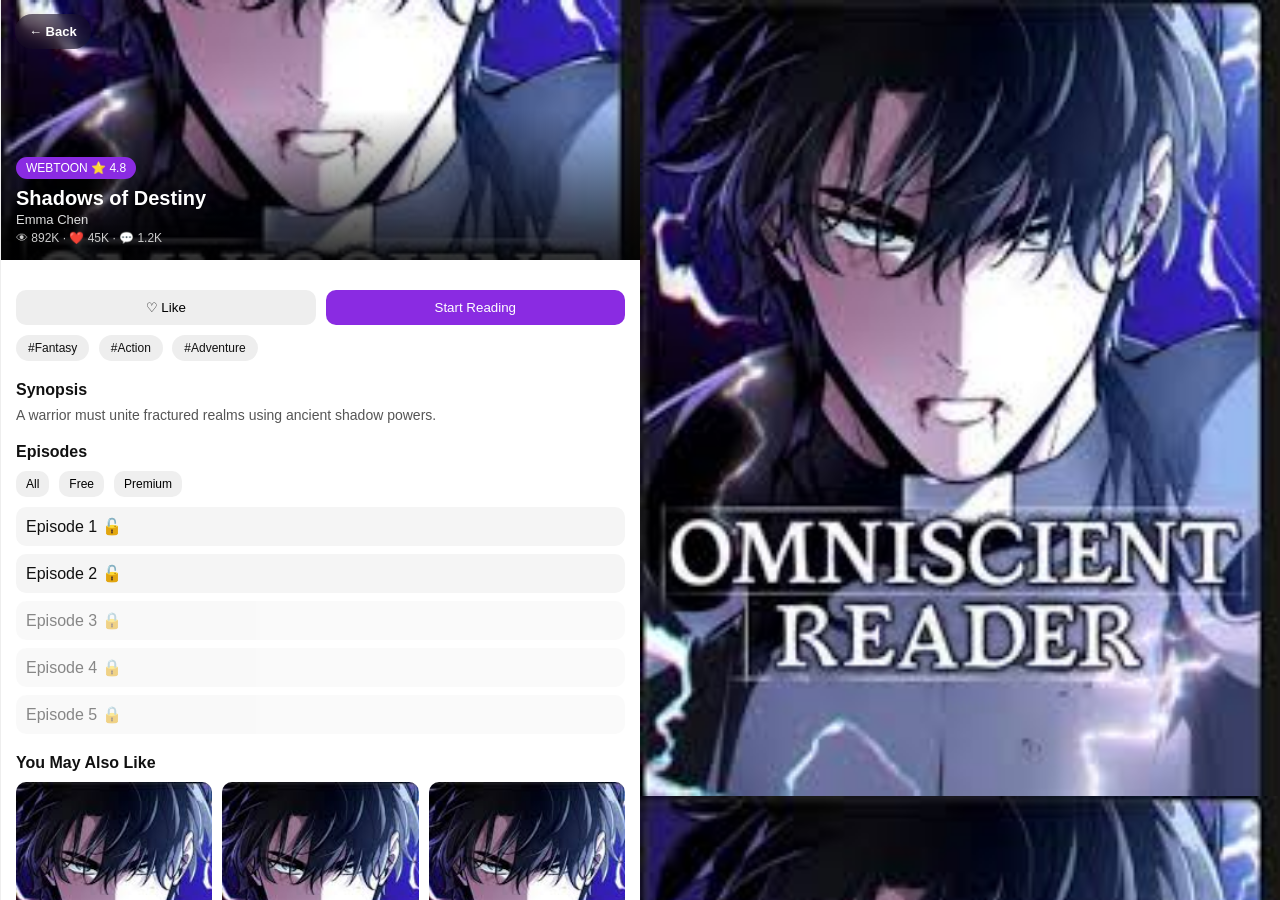
<file: detail.html>
<!DOCTYPE html>
<html lang="en">
<head>
<meta charset="UTF-8">
<meta name="viewport" content="width=device-width, initial-scale=1.0">
<title>TooU Detail</title>
<style>
* { margin: 0; padding: 0; box-sizing: border-box; }

body {
  font-family: Arial, sans-serif;
  background: #fff;
  color: #111;
}

.back-button {
  position: absolute;
  top: 14px;
  left: 14px;
  z-index: 3;
  border: none;
  border-radius: 999px;
  padding: 10px 14px;
  background: rgba(18, 12, 31, 0.55);
  color: #fff;
  backdrop-filter: blur(10px);
  font-size: 13px;
  font-weight: 700;
  cursor: pointer;
}

.app {
  display: flex;
  min-height: 100vh;
}

.left {
  width: 100%;
  max-width: 600px;
  margin: auto;
  background: #fff;
}

@media (min-width: 1024px) {
  .app {
    display: grid;
    grid-template-columns: 1fr 1fr;
  }

  .left {
    max-width: 100%;
    border-left: 1px solid #eee;
    height: 100vh;
    overflow-y: auto;
  }
}

.hero {
  position: relative;
  height: 260px;
}

.hero img {
  width: 100%;
  height: 100%;
  object-fit: cover;
}

.hero::after {
  content: "";
  position: absolute;
  inset: 0;
  background: linear-gradient(to top, rgba(0, 0, 0, 0.82), transparent 58%);
}

.hero-content {
  position: absolute;
  bottom: 15px;
  left: 15px;
  color: white;
  z-index: 2;
}

.tag {
  background: blueviolet;
  padding: 4px 10px;
  border-radius: 20px;
  font-size: 12px;
  display: inline-block;
  margin-bottom: 8px;
}

.title {
  font-size: 20px;
  font-weight: bold;
}

.author {
  font-size: 13px;
  color: #ddd;
  margin-top: 2px;
}

.stats {
  font-size: 12px;
  color: #ccc;
  margin-top: 4px;
}

.content {
  padding: 15px;
}

.buttons {
  display: flex;
  gap: 10px;
  margin-top: 15px;
}

button {
  flex: 1;
  padding: 10px;
  border: none;
  border-radius: 10px;
  cursor: pointer;
  font-family: inherit;
}

.like-btn {
  background: #eee;
}

.read-btn {
  background: blueviolet;
  color: white;
}

.tag-pill {
  background: #eee;
  padding: 6px 12px;
  border-radius: 20px;
  font-size: 12px;
  margin-right: 5px;
  display: inline-block;
  margin-top: 10px;
}

.section-title {
  margin-top: 20px;
  font-weight: bold;
}

.synopsis {
  color: #555;
  font-size: 14px;
  margin-top: 8px;
}

.filter {
  margin: 10px 0;
  display: flex;
  gap: 10px;
  flex-wrap: wrap;
}

.filter button {
  padding: 6px 10px;
  font-size: 12px;
  flex: 0 0 auto;
}

.episode {
  padding: 10px;
  border-radius: 10px;
  background: #f5f5f5;
  margin-bottom: 8px;
  cursor: pointer;
}

.locked {
  opacity: 0.5;
}

.reader {
  display: none;
  background: black;
  overflow-y: auto;
}

.reader img {
  width: 100%;
  display: block;
}

@media (min-width: 1024px) {
  .reader {
    height: 100vh;
    display: block;
  }
}

.reader.mobile-active {
  position: fixed;
  inset: 0;
  display: block;
  z-index: 999;
}

.recommend {
  display: flex;
  gap: 10px;
  overflow-x: auto;
  margin-top: 10px;
  padding-bottom: 4px;
}

.card {
  min-width: 120px;
}

.card img {
  width: 100%;
  aspect-ratio: 2 / 3;
  object-fit: cover;
  border-radius: 10px;
}
</style>
</head>
<body>
<div class="app">
  <div class="left">
    <div class="hero">
      <button class="back-button" type="button" onclick="goBack()">← Back</button>
      <img src="images/image1.png" alt="Shadows of Destiny cover">
      <div class="hero-content">
        <div class="tag">WEBTOON ⭐ 4.8</div>
        <div class="title">Shadows of Destiny</div>
        <div class="author">Emma Chen</div>
        <div class="stats">👁 892K · ❤️ 45K · 💬 1.2K</div>
      </div>
    </div>

    <div class="content">
      <div class="buttons">
        <button class="like-btn">♡ Like</button>
        <button class="read-btn" onclick="openEpisode('ep1')">Start Reading</button>
      </div>

      <div>
        <span class="tag-pill">#Fantasy</span>
        <span class="tag-pill">#Action</span>
        <span class="tag-pill">#Adventure</span>
      </div>

      <div class="section-title">Synopsis</div>
      <div class="synopsis">
        A warrior must unite fractured realms using ancient shadow powers.
      </div>

      <div class="section-title">Episodes</div>
      <div class="filter">
        <button onclick="filterEpisodes('all')">All</button>
        <button onclick="filterEpisodes('free')">Free</button>
        <button onclick="filterEpisodes('premium')">Premium</button>
      </div>

      <div id="episodeList"></div>

      <div class="section-title">You May Also Like</div>
      <div class="recommend">
        <div class="card"><img src="images/image1.png" alt="Recommended title 1"></div>
        <div class="card"><img src="images/image1.png" alt="Recommended title 2"></div>
        <div class="card"><img src="images/image1.png" alt="Recommended title 3"></div>
      </div>
    </div>
  </div>

  <div class="reader" id="reader"></div>
</div>

<script>
const episodes = [
  { id: "ep1", title: "Episode 1", free: true, images: ["images/image1.png", "images/image1.png"] },
  { id: "ep2", title: "Episode 2", free: true, images: ["images/image1.png"] },
  { id: "ep3", title: "Episode 3", free: false },
  { id: "ep4", title: "Episode 4", free: false },
  { id: "ep5", title: "Episode 5", free: false }
];

function renderEpisodes(list) {
  const container = document.getElementById("episodeList");
  container.innerHTML = "";

  list.forEach((ep) => {
    const div = document.createElement("div");
    div.className = "episode " + (ep.free ? "" : "locked");
    div.innerText = ep.title + (ep.free ? " 🔓" : " 🔒");

    if (ep.free) {
      div.onclick = () => openEpisode(ep.id);
    }

    container.appendChild(div);
  });
}

function filterEpisodes(type) {
  if (type === "all") renderEpisodes(episodes);
  if (type === "free") renderEpisodes(episodes.filter((e) => e.free));
  if (type === "premium") renderEpisodes(episodes.filter((e) => !e.free));
}

function openEpisode(id) {
  const reader = document.getElementById("reader");
  const ep = episodes.find((e) => e.id === id);

  if (!ep || !ep.free) return;

  reader.innerHTML = "";

  ep.images.forEach((src) => {
    const img = document.createElement("img");
    img.src = src;
    reader.appendChild(img);
  });

  if (window.innerWidth < 1024) {
    reader.classList.add("mobile-active");
  }
}

function goBack() {
  if (window.history.length > 1) {
    window.history.back();
    return;
  }
  window.location.href = "index.html";
}

document.getElementById("reader").addEventListener("click", () => {
  if (window.innerWidth < 1024) {
    document.getElementById("reader").classList.remove("mobile-active");
  }
});

renderEpisodes(episodes);

if (window.innerWidth >= 1024) {
  openEpisode("ep1");
}
</script>
</body>
</html>
</file>
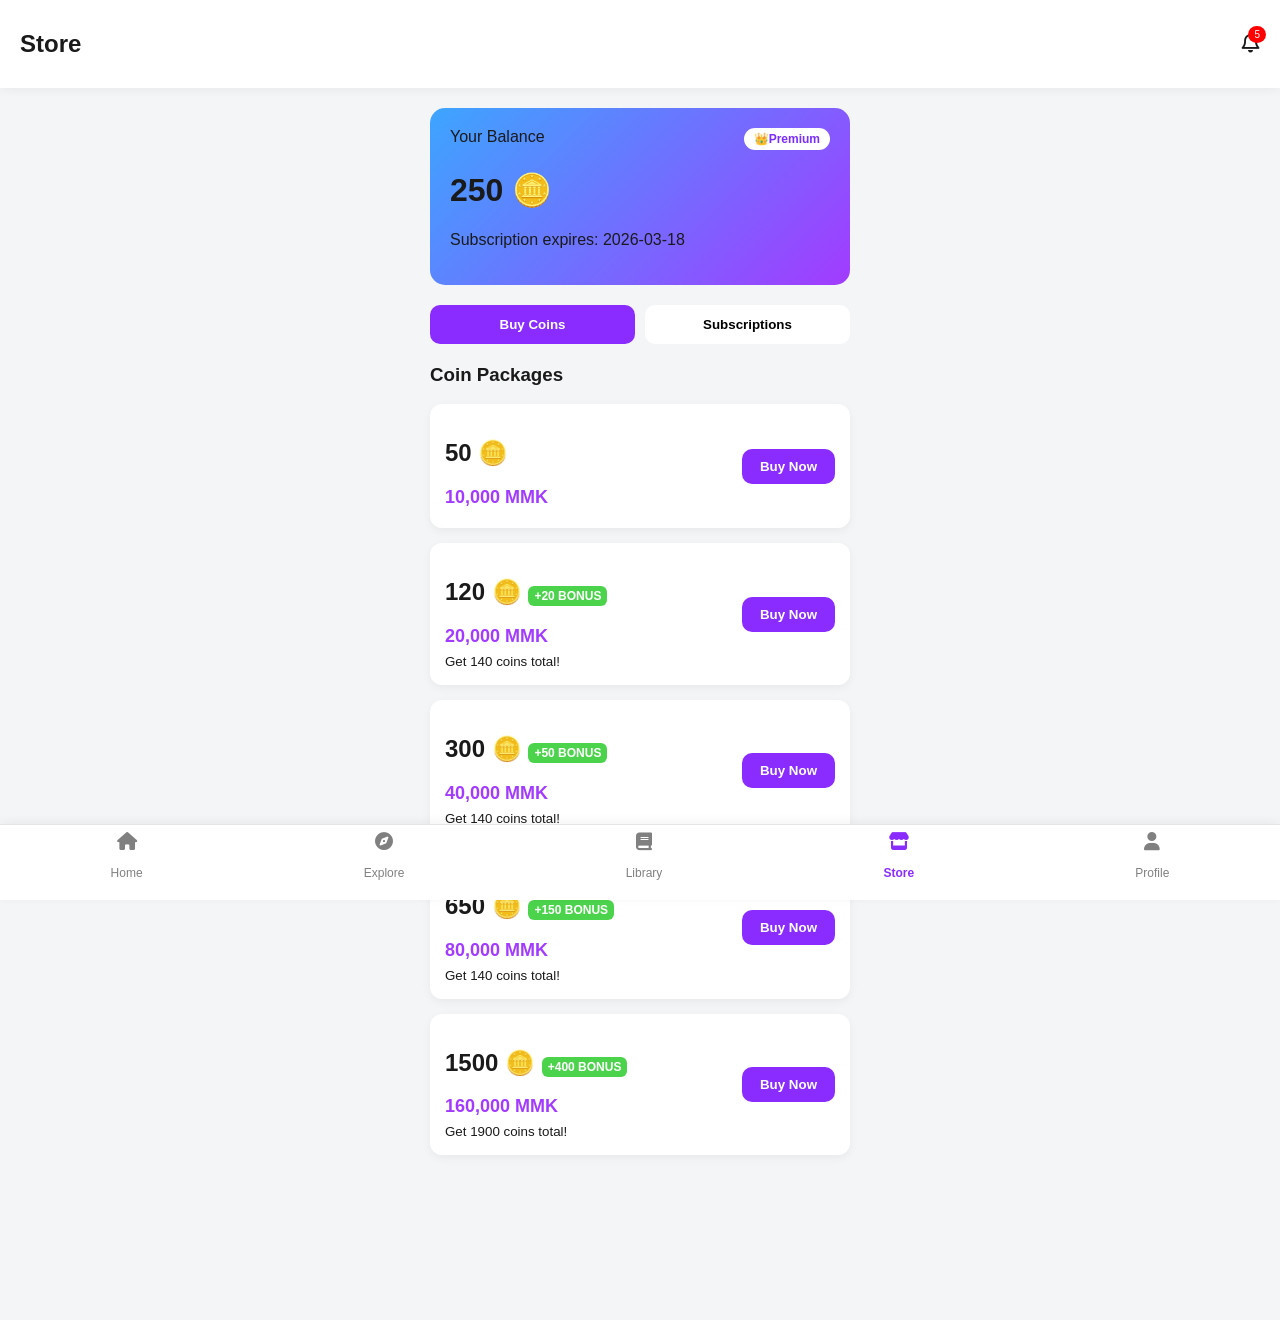
<file: store.html>
<!DOCTYPE html>
<html lang="en">
<head>
<meta charset="UTF-8">
<meta name="viewport" content="width=device-width, initial-scale=1.0">

<link rel="stylesheet"
href="https://cdnjs.cloudflare.com/ajax/libs/font-awesome/6.5.0/css/all.min.css">

<link rel="stylesheet" href="css/store.css">
<link rel="stylesheet" href="css/theme.css">

<title>Store</title>
</head>

<body>

<!-- Top Header -->
<header class="top-bar">

<h2 class="top-title">Store</h2>

<div class="notifications">

<i class="fa-regular fa-bell"></i>
<span class="bell">5</span>

</div>

</header>



<div class="container">

<!-- Balance Card -->
<div class="balance-card">

<div class="balance-header">
<span>Your Balance</span>
<span class="premium">👑Premium</span>
</div>

<h1>250 🪙</h1>

<p>Subscription expires: 2026-03-18</p>

</div>



<!-- Tabs -->
<div class="tabs">

<button class="tab active"
onclick="showTab('coins',event)">
Buy Coins
</button>

<button class="tab"
onclick="showTab('sub',event)">
Subscriptions
</button>

</div>



<!-- Coin Packages -->
<div id="coins" class="tab-content active">

<h3>Coin Packages</h3>


<div class="card">

<div>
<h2>50 🪙</h2>
<p class="price">10,000 MMK</p>
</div>

<button class="buy-btn" onclick="buy(50)">
Buy Now
</button>

</div>



<div class="card">

<div>

<h2>
120 🪙
<span class="bonus">+20 BONUS</span>
</h2>

<p class="price">20,000 MMK</p>

<small>Get 140 coins total!</small>

</div>

<button class="buy-btn" onclick="buy(140)">
Buy Now
</button>

</div>



<div class="card">

<div>

<h2>
300 🪙
<span class="bonus">+50 BONUS</span>
</h2>

<p class="price">40,000 MMK</p>
<small>Get 140 coins total!</small>
</div>

<button class="buy-btn" onclick="buy(350)">
Buy Now
</button>

</div>

<!-- 650 -->
 <div class="card">

<div>

<h2>
650 🪙
<span class="bonus">+150 BONUS</span>
</h2>

<p class="price">80,000 MMK</p>
<small>Get 140 coins total!</small>
</div>

<button class="buy-btn" onclick="buy(800)">
Buy Now
</button>

</div>

<!-- 1500 -->
<div class="card">

<div>

<h2>
1500 🪙
<span class="bonus">+400 BONUS</span>
</h2>

<p class="price">160,000 MMK</p>
<small>Get 1900 coins total!</small>
</div>

<button class="buy-btn" onclick="buy(1900)">
Buy Now
</button>

</div>

</div>



<!-- subscription placeholder -->

<div id="sub" class="tab-content">

<h3>Subscription Plans</h3>


<!-- Basic -->
<div class="plan-card basic-plan" style="background: linear-gradient(135deg,#31acd5,#2bf578); border:2px solid #ddd;">

<h2>&#128582;Basic</h2>

<p class="price" style="color: #a23bff;">16,000 MMK<span>/ month</span></p>

<ul>

<li>Access to select premium content</li>

<li>Ad-free reading</li>

<li>50 bonus coins monthly</li>

</ul>
<button class="plan-btn" style="background: #a23bff; color: white;">

Subscribe

</button>


</div>



<!-- Premium -->
<div class="plan-card premium-plan">

<h2>👑Premium</h2>

<p class="price">30,000 MMK <span>/ month</span></p>

<ul>

<li>Unlimited access to all content</li>

<li>Ad-free reading</li>

<li>150 bonus coins monthly</li>

<li>Early access to new releases</li>

<li>Exclusive subscriber badges</li>

</ul>

<button class="plan-btn current">

Current Plan

</button>

</div>



<!-- Pro -->
<div class="plan-card pro">

<h2>&#128133;Pro</h2>

<p class="price">50,000 MMK <span>/ month</span></p>

<ul>

<li>Everything in Premium</li>

<li>300 bonus coins monthly</li>

<li>Direct messaging with authors</li>

<li>Vote on upcoming content</li>

<li>Custom profile themes</li>

</ul>

<button class="plan-btn highlight">

Subscribe

</button>

</div>


</div>

</div>



<!-- Bottom Navigation -->
<nav class="bottom-nav">

<a href="#">
<i class="fa-solid fa-house"></i>
<p>Home</p>
</a>

<a href="#">
<i class="fa-solid fa-compass"></i>
<p>Explore</p>
</a>

<a href="#">
<i class="fa-solid fa-book"></i>
<p>Library</p>
</a>

<a href="store.html" class="active">
<i class="fa-solid fa-store"></i>
<p>Store</p>
</a>

<a href="profile.html">
<i class="fa-solid fa-user"></i>
<p>Profile</p>
</a>

</nav>



<script src="js/store.js"></script>

</body>
</html>
</file>
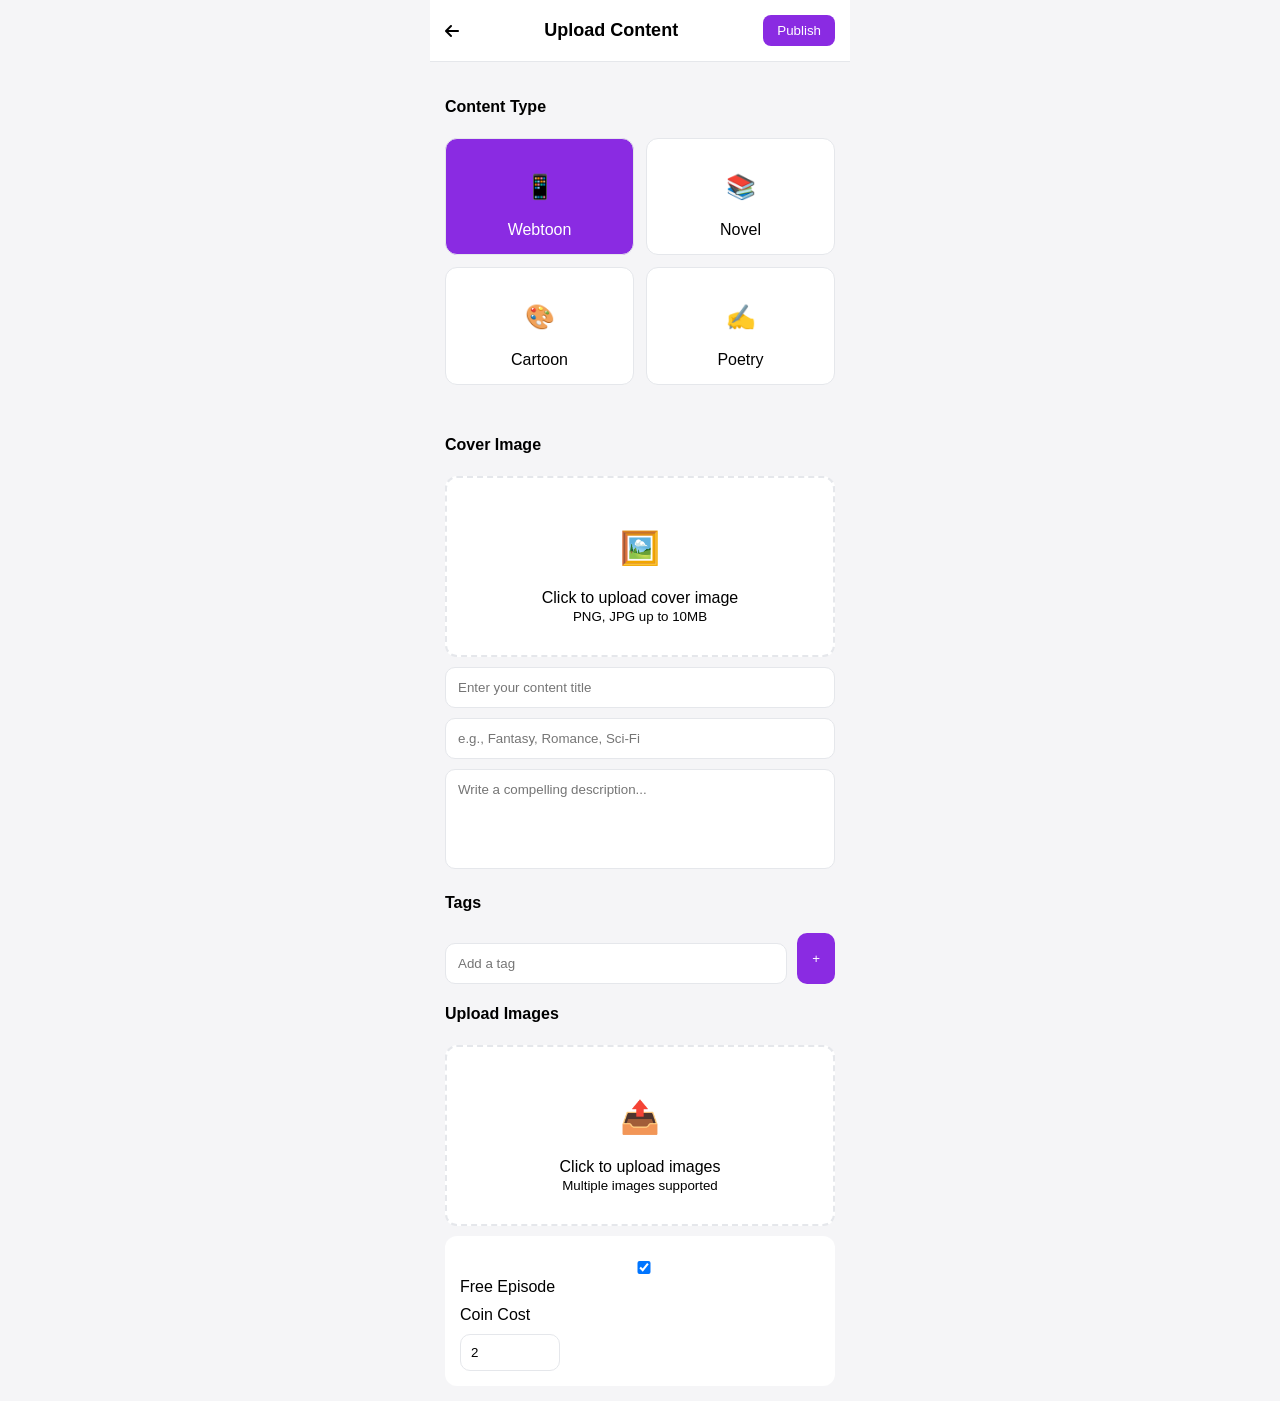
<file: upload_files.html>
<!DOCTYPE html>
<html lang="en">
<head>
<meta charset="UTF-8" />
<meta name="viewport" content="width=device-width, initial-scale=1.0" />
<title>Upload Content</title>
<!-- Icons -->
<link rel="stylesheet"
href="https://cdnjs.cloudflare.com/ajax/libs/font-awesome/6.5.0/css/all.min.css">

<style>
:root{
  --primary:#8a2be2;
  --primary-light:#a855f7;
  --bg:#f5f5f7;
  --card:#ffffff;
  --text:#111827;
  --muted:#6b7280;
  --border:#e5e7eb;
}
/* DARK MODE */
body.dark {
  --bg: #0b1220;
  --card: #1c2536;
  --text: #ffffff;
  --border: #2a3448;
}

*{box-sizing:border-box;
  font-family:Arial, sans-serif;}

body{
  margin:0;
  background:var(--bg);}

.container{
  max-width:420px;
  margin:auto;
  background:var(--bg);}

/* Top bar */
.topbar{
  display:flex;
  align-items:center;
  justify-content:space-between;
  padding:15px;
  background:var(--card);
  border-bottom:1px solid var(--border);
}

.topbar h2{
  margin:0;
  font-size:18px;}

.publish{
  background:var(--primary);
  color:#fff;
  border:none;
  padding:8px 14px;
  border-radius:8px;
  cursor:pointer;
  transition:0.3s;
}

.publish:hover{background:var(--primary-light);}

.section{padding:15px;}

/* Content type */
.grid{
  display:grid;grid-template-columns:repeat(2,1fr);gap:12px;
}
.card{
  background:var(--card);border-radius:12px;padding:15px;text-align:center;
  border:1px solid var(--border);cursor:pointer;transition:0.3s;
}
.card.active{
  background:var(--primary);color:#fff;
}
.card:hover{transform:scale(1.03);}

/* Upload box */
.upload-box{
  border:2px dashed var(--border);
  padding:30px;text-align:center;border-radius:12px;
  cursor:pointer;background:var(--card);transition:0.3s;
}
.upload-box:hover{border-color:var(--primary);}

input, textarea{
  width:100%;padding:12px;margin-top:10px;border-radius:10px;
  border:1px solid var(--border);outline:none;
}
input:focus, textarea:focus{border-color:var(--primary);}

textarea{resize:none;height:100px;}

/* Tags */
.tag-row{display:flex;gap:10px;margin-top:10px;}

.tag-row button{
  background:var(--primary);
  color:#fff;
  border:none;
  padding:0 15px;
  border-radius:10px;cursor:pointer;
}
.tag-row button{
  padding:0 15px;
}

.tag-row button:hover{background:var(--primary-light);}

/* Episode */
.episode{
  background:var(--card);
  padding:15px;
  border-radius:12px;
  margin-top:10px;
}

.counter{
  width:100px;
  padding:10px;
  border-radius:10px;
  border:1px solid var(--border);
}

@media(max-width:420px){
  .container{padding:0 10px;}
}
</style>
</head>
<body>
<div class="container">

<div class="topbar">
  <i class="fa-solid fa-arrow-left" onclick="goBack()"></i>
  <h2>Upload Content</h2>
  <button class="publish" onclick="publish()">Publish</button>
</div>

<div class="section">
  <h4>Content Type</h4>
  <div class="grid">
    <div class="card active"><h2>📱</h2>Webtoon</div>
    <div class="card"><h2>📚</h2>Novel</div>
    <div class="card"><h2>🎨</h2>Cartoon</div>
    <div class="card"><h2>✍️</h2>Poetry</div>
  </div>
</div>

<div class="section">
  <h4>Cover Image</h4>
  <div class="upload-box" onclick="coverInput.click()"><h1>🖼️</h1>Click to upload cover image<br><small>PNG, JPG up to 10MB</small></div>
  <input type="file" id="coverInput" hidden />

  <input id="title" placeholder="Enter your content title" />
  <input id="genre" placeholder="e.g., Fantasy, Romance, Sci-Fi" />
  <textarea id="synopsis" placeholder="Write a compelling description..."></textarea>

  <h4>Tags</h4>
  <div class="tag-row">
    <input placeholder="Add a tag" />
    <button>+</button>
  </div>

  <h4>Upload Images</h4>
  <div class="upload-box" onclick="imagesInput.click()"><h1>📤</h1>Click to upload images<br><small>Multiple images supported</small></div>
  <input type="file" id="imagesInput" multiple hidden />

  <div class="episode">
    <label><input type="checkbox" checked /> Free Episode</label>
    <div style="margin-top:10px;">
      <label>Coin Cost</label><br>
      <input type="number" class="counter" value="2" min="0" />
    </div>
  </div>

</div>

</div>

<script src="js/upload.js"></script>

</body>
</html>
</file>
<file: css/store.css>
/* balance card */

.balance-card{

background:linear-gradient(135deg,#3da5ff,#a23bff);

color:var(--text);

padding:20px;

border-radius:15px;

margin-bottom:20px;

}

.balance-header{

display:flex;

justify-content:space-between;

}

.premium{

background:white;

color:#7b2cff;

padding:4px 10px;

border-radius:20px;

font-size:12px;

font-weight:bold;

}

/* tabs */

.tabs{

display:flex;

gap:10px;

margin-bottom:20px;

}

.tab{

flex:1;

padding:12px;

border:none;

border-radius:10px;

background:#fff;

cursor:pointer;

font-weight:bold;

}

.tab.active{

background:#8a2cff;

color:white;

}


/* cards */
.price{
    color: #a23bff;
}
.card{

background:var(--card);

padding:15px;

border-radius:12px;

margin-bottom:15px;

display:flex;

justify-content:space-between;

align-items:center;

box-shadow:0 3px 10px rgba(0,0,0,0.05);

}

.price{

font-weight:bold;

font-size:18px;

margin:5px 0;

}

.bonus{

background:#4cd34c;

color:white;

padding:3px 6px;

border-radius:6px;

font-size:12px;

}


/* button */

.buy-btn{

background:#8a2cff;

color:white;

border:none;

padding:10px 18px;

border-radius:10px;

cursor:pointer;

font-weight:bold;

transition:0.3s;

}

/* hover effect */

.buy-btn:hover{

background:#6d1fff;

transform:scale(1.05);

box-shadow:0 5px 15px rgba(0,0,0,0.2);

}


/* bottom nav */

.bottom-nav{

position:fixed;

bottom:0;

width:100%;

background:var(--bg);
border-top: 1px solid var(--border);

display:flex;

justify-content:space-around;

padding:8px 0;

box-shadow:0 -2px 10px rgba(0,0,0,0.05);

}

.bottom-nav a{

text-decoration:none;

color:gray;

font-size:12px;

display:flex;

flex-direction:column;

align-items:center;

}

.bottom-nav a i{

font-size:18px;

margin-bottom:3px;

}

.bottom-nav a.active{

color:#8a2cff;

font-weight:bold;

}


/* tab content */

.tab-content{

display:none;

}

.tab-content.active{

display:block;

}


/* responsive */

@media(max-width:500px){/* bottom nav */


.card{

flex-direction:column;

align-items:flex-start;

gap:10px;

}

.buy-btn{

width:100%;

}

}

/* horizontal scroll */

.plan-scroll{

display:flex;

gap:15px;

overflow-x:auto;

padding-bottom:10px;

scroll-snap-type:x mandatory;

}


/* cards */

.plan-card{

min-width:260px;

padding:20px;

border-radius:15px;

box-shadow:0 5px 15px rgba(0,0,0,0.08);

scroll-snap-align:center;

flex-shrink:0;

}


/* plan colors */

.price span{
    color: rgb(222, 199, 199);
}

.premium-plan{

background:linear-gradient(135deg,#6a5cff,#a23bff);

color:white;

}

.pro{

background:linear-gradient(135deg,#ff8a00,#ff3d77);

color:white;

}


/* text */

.plan-card h2{

margin-bottom:10px;

}

.plan-card ul{

padding-left:18px;

margin-bottom:20px;

}

.plan-card li{

margin-bottom:6px;

}


/* button */

.plan-btn{

width:100%;

padding:12px;

border:none;

border-radius:10px;

font-weight:bold;

cursor:pointer;

background:#14c5d2;

}

.highlight{

background:white;

color:#6a5cff;

}


/* hover */

.plan-btn:hover{

transform:scale(1.05);

transition:0.3s;

}


/* responsive */

@media(max-width:500px){

.plan-card{

min-width:85%;

}

}

/* subscription cards */

.plan-card{

background:white;

padding:20px;

border-radius:15px;

margin-bottom:20px;

box-shadow:0 5px 15px rgba(0,0,0,0.08);

}


/* plan styles */

.basic{

border:2px solid #eee;

}


.premium-plan{

background:linear-gradient(135deg,#3da5ff,#a23bff);

color:white;

}


.pro{

background:linear-gradient(135deg,#ff8a00,#ff3d77);

color:white;

}


/* price */

.plan-card .price{

font-size:22px;

font-weight:bold;

margin:10px 0;

}


.plan-card span{

font-size:14px;

opacity:0.8;

}


/* list */

.plan-card ul{

padding-left:18px;

margin:15px 0;

}


.plan-card li{

margin-bottom:8px;
list-style:square;
}


/* button */

.plan-btn{

width:100%;

padding:12px;

border:none;

border-radius:10px;

font-weight:bold;

cursor:pointer;

transition:0.3s;

}


/* button styles */

.current{

background:#eee;

}


.highlight{

background:white;

color:#7b2cff;

}


/* hover effect */

.plan-btn:hover{

transform:scale(1.03);

box-shadow:0 5px 15px rgba(0,0,0,0.15);

}


/* responsive spacing */

@media(max-width:500px){

.plan-card{

padding:18px;
}
}
</file>
<file: css/theme.css>
:root {
  --bg: #f4f5f7;
  --card: #ffffff;
  --text: #1a1a1a;
  --subtext: #666;
  --primary: linear-gradient(90deg, #7b2ff7, #f107a3);
  --border: #e5e5e5;
}

/* DARK MODE */
body.dark {
  --bg: #0b1220;
  --card: #1c2536;
  --text: #ffffff;
  --subtext: #a0a7b5;
  --border: #2a3448;
}

body{
font-family: Arial;
background:var(--bg);
color: var(--text);
margin:0;
padding-bottom:70px;
}

/* top bar */
.top-title{
    color: var(--text);
}
.top-bar{

background:var(--card);

display:flex;

justify-content:space-between;

align-items:center;

padding:10px 20px;

box-shadow:0 2px 10px rgba(0,0,0,0.05);

position:sticky;

top:0;

z-index:10;

}

.notifications{

position:relative;

font-size:20px;

cursor:pointer;

}

.bell{

position:absolute;

top:-6px;

right:-6px;

background:red;

color:white;

font-size:10px;

padding:3px 6px;

border-radius:50%;
}

/* main container */

.container {
  max-width: 420px;
  margin: auto;
  padding: 20px;
  padding-bottom: 80px;
}

/* bottom nav */

.bottom-nav{

position:fixed;

bottom:0;

width:100%;
background: var(--card);
border-top: 1px solid var(--border);

display:flex;

justify-content:space-around;

padding:8px 0;

box-shadow:0 -2px 10px rgba(0,0,0,0.05);

}

.bottom-nav a{

text-decoration:none;

color:gray;

font-size:12px;

display:flex;

flex-direction:column;

align-items:center;

}

.bottom-nav a i{

font-size:18px;

margin-bottom:3px;

}

.bottom-nav a.active{

color:#8a2cff;

font-weight:bold;

}
</file>
